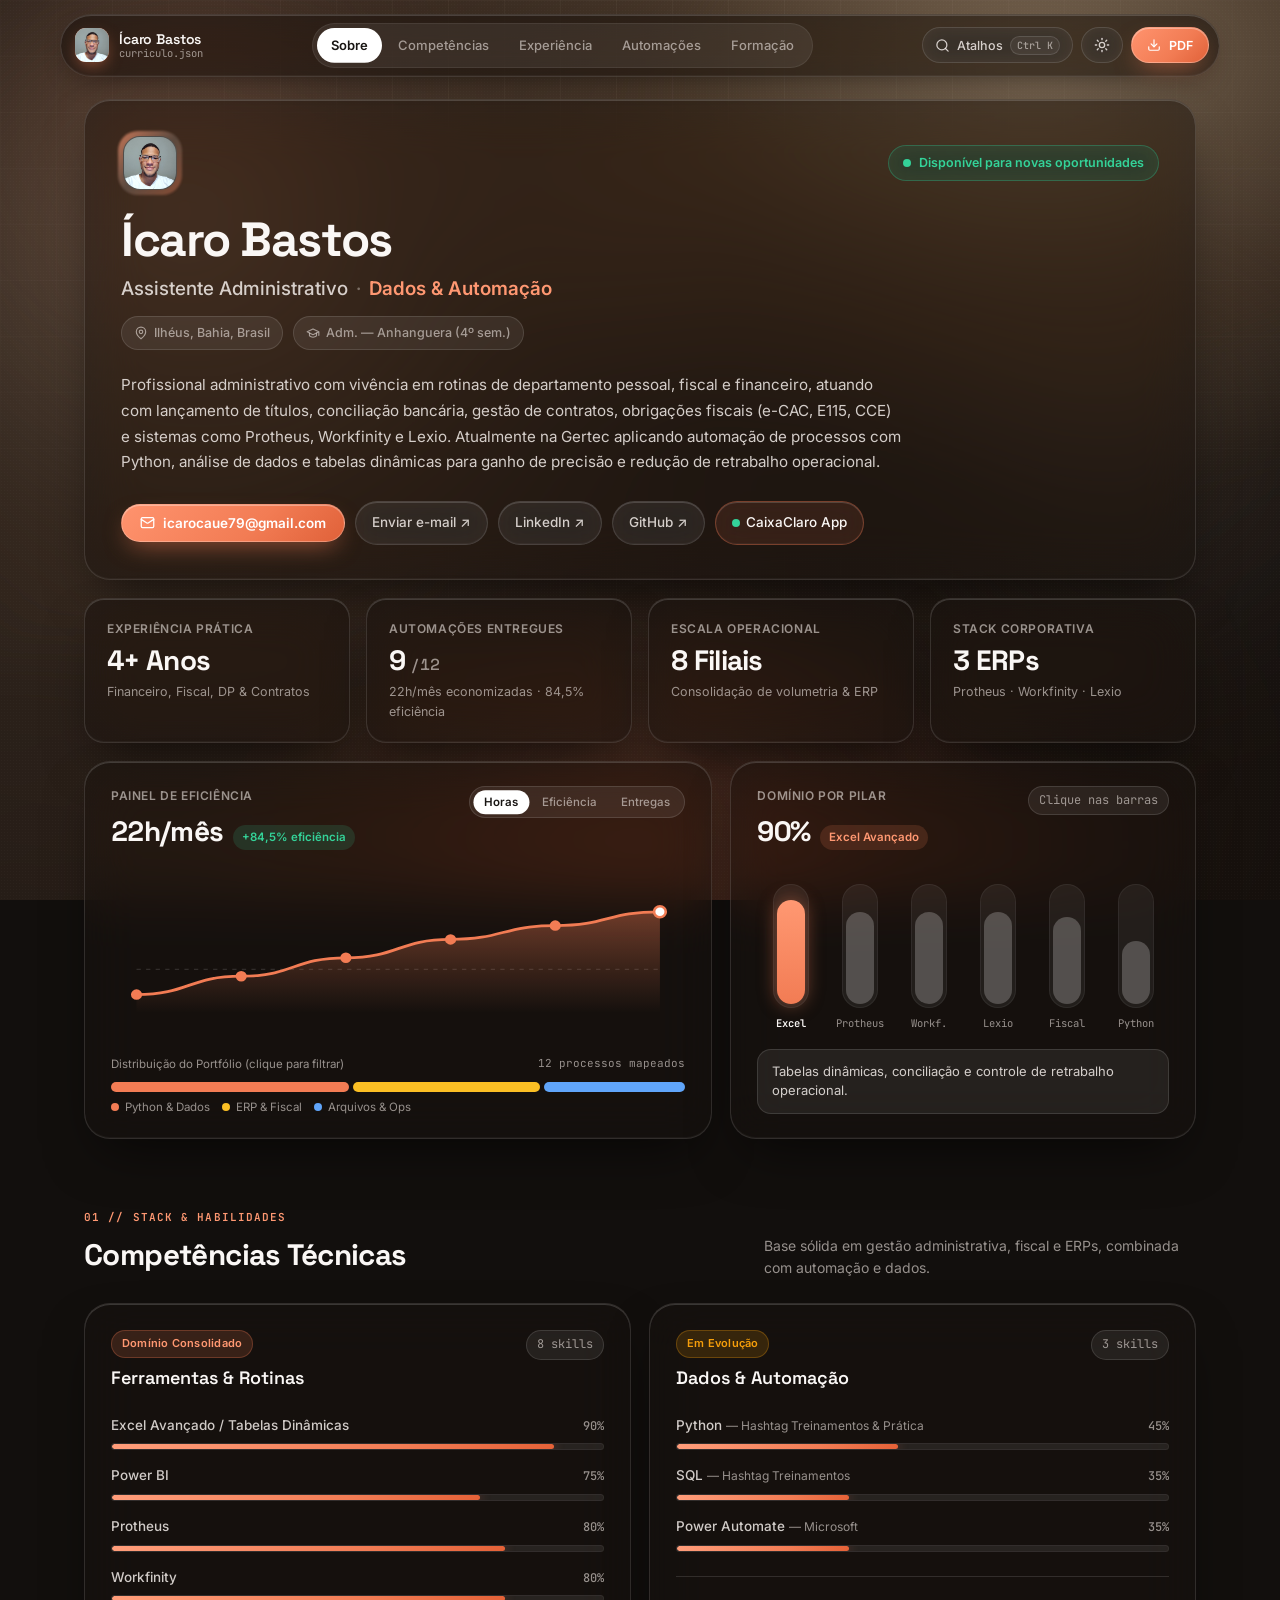
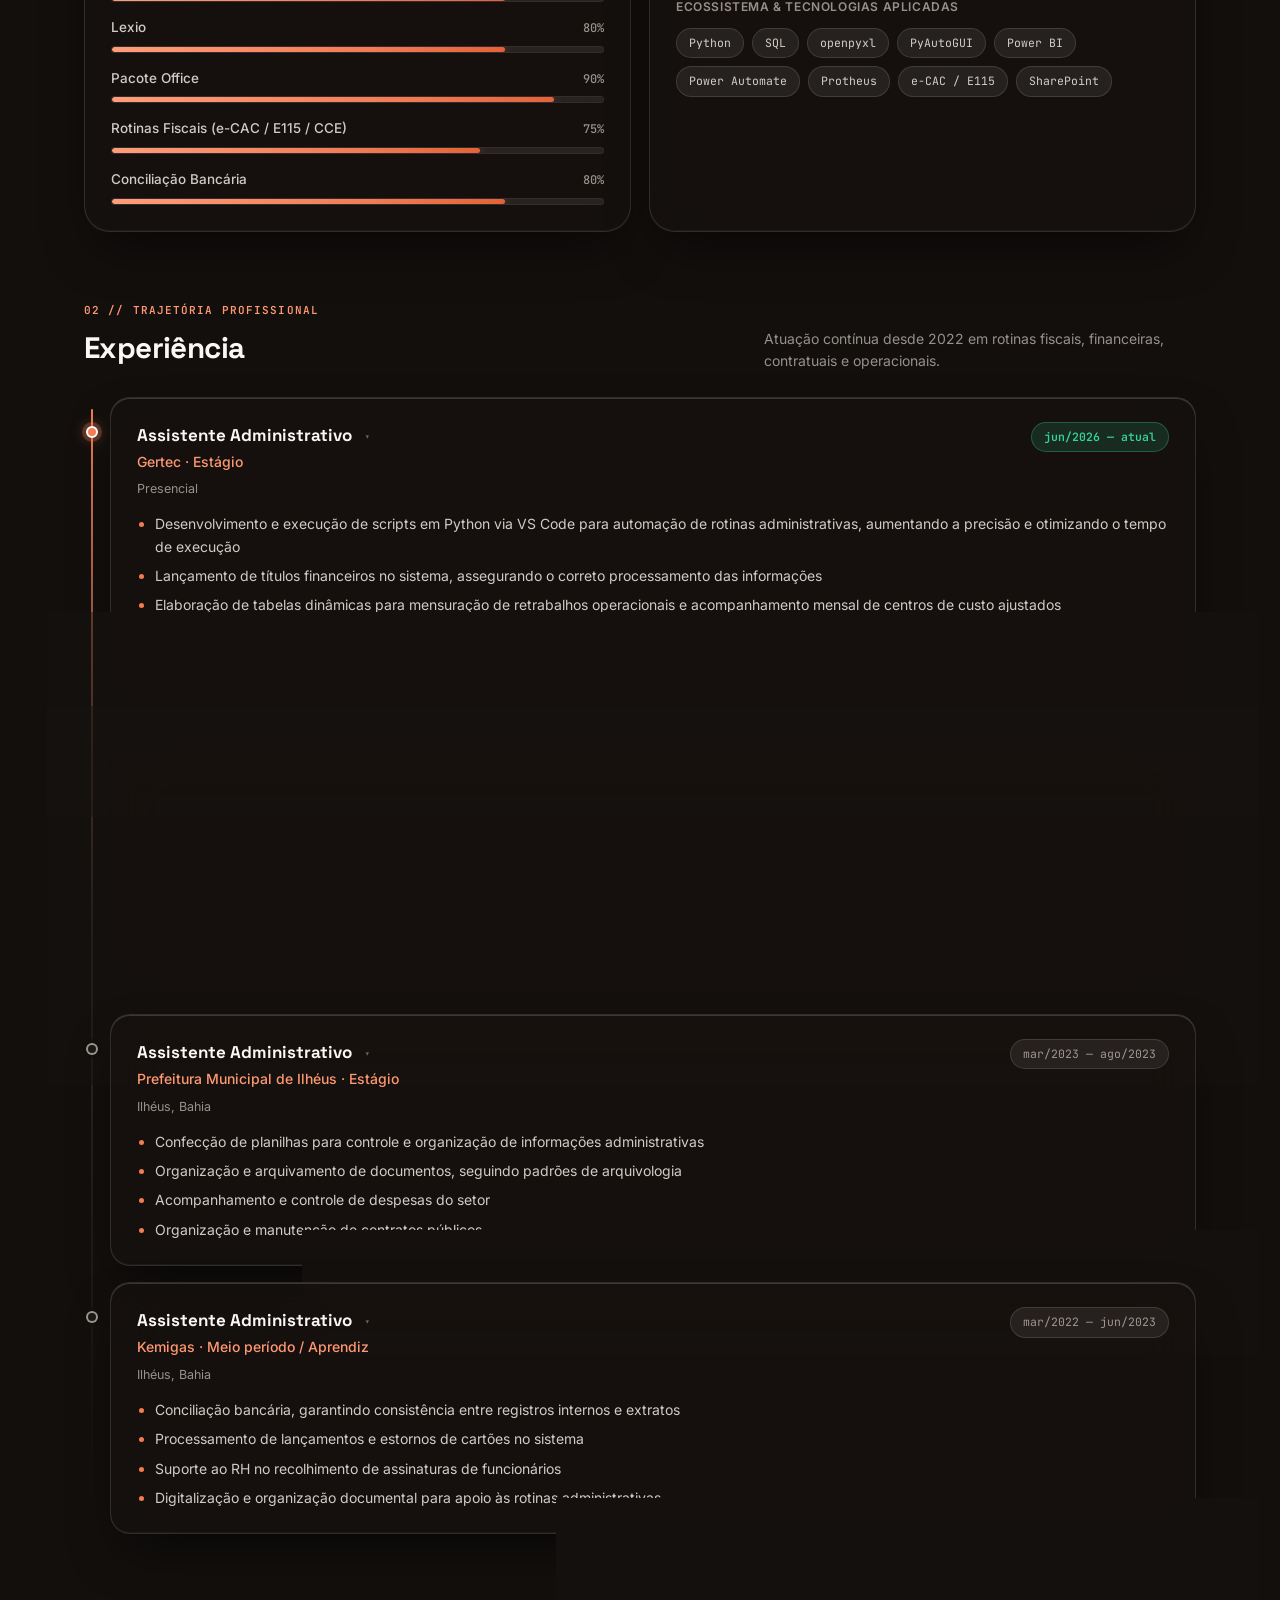
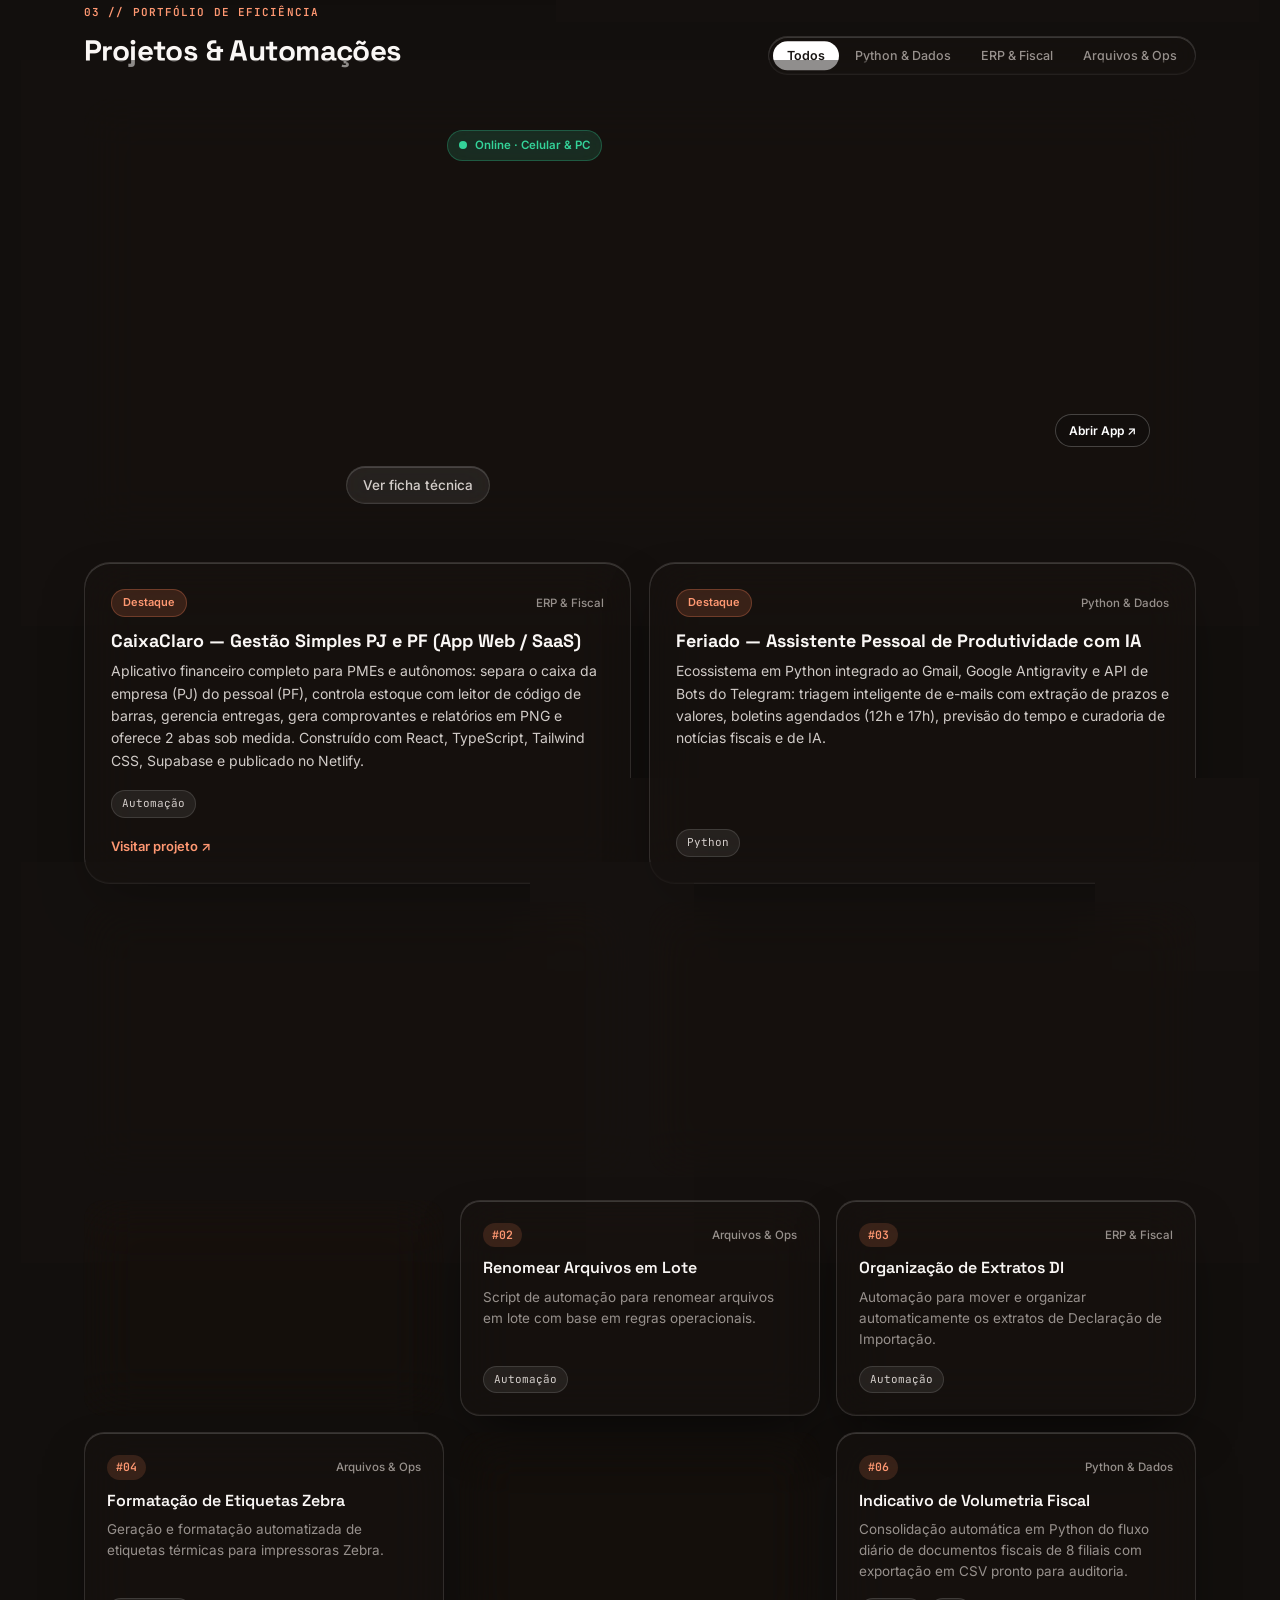
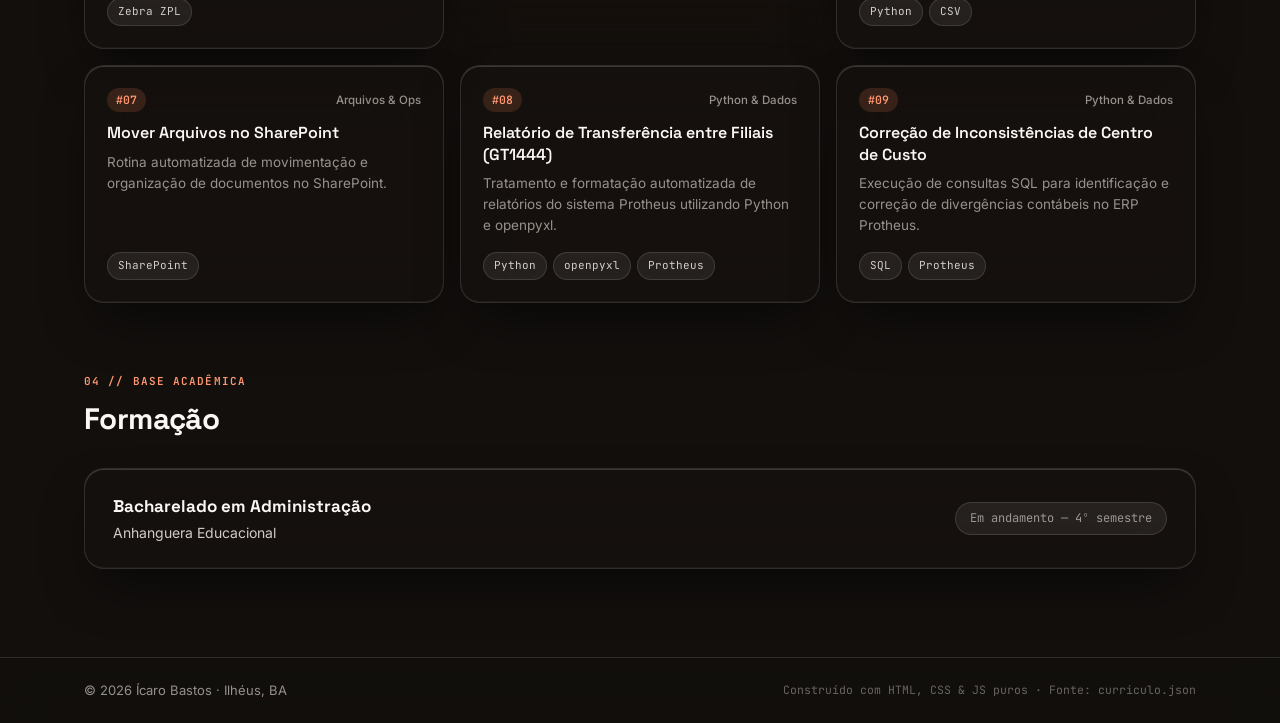
<file: index.html>
<!DOCTYPE html>
<html lang="pt-BR" data-theme="dark">
<head>
  <meta charset="UTF-8">
  <meta name="viewport" content="width=device-width, initial-scale=1.0">
  <meta name="description" content="Currículo Digital de Ícaro Bastos — Profissional Administrativo, Rotinas Fiscais, Financeiras, ERP Protheus, Python, SQL e Automação de Processos.">
  <meta name="theme-color" content="#120f0d">
  <meta property="og:type" content="website">
  <meta property="og:title" content="Ícaro Bastos — Currículo Digital">
  <meta property="og:description" content="Assistente Administrativo | Dados & Automação de Processos (Python, SQL, Power BI, Protheus).">
  <meta property="og:url" content="https://ibastts.github.io/icarobastos.github.io/">
  <meta property="og:image" content="https://ibastts.github.io/icarobastos.github.io/featured-curriculo.jpg">
  <meta name="twitter:card" content="summary_large_image">
  <title>Ícaro Bastos — Currículo Digital</title>

  <link rel="preconnect" href="https://fonts.googleapis.com">
  <link rel="preconnect" href="https://fonts.gstatic.com" crossorigin>
  <link href="https://fonts.googleapis.com/css2?family=Inter:wght@400;500;600;700&family=JetBrains+Mono:wght@400;500;600&family=Space+Grotesk:wght@500;600;700&display=swap" rel="stylesheet">

  <link rel="stylesheet" href="style.css">
</head>
<body>
  <!-- Ambient Glassmorphism Background -->
  <div class="bg-canvas" aria-hidden="true">
    <div class="bg-backdrop"></div>
    <div class="bg-grid"></div>
    <div class="bg-orb bg-orb-1"></div>
    <div class="bg-orb bg-orb-2"></div>
    <div class="bg-orb bg-orb-3"></div>
    <div class="bg-noise"></div>
  </div>

  <!-- Top Navigation -->
  <header class="navbar">
    <div class="navbar-inner">
      <a href="#topo" class="brand" aria-label="Início">
        <span class="brand-mark">
          <img src="profile.jpg" alt="Ícaro Bastos" class="avatar-img" onerror="this.style.display='none'">
          <span class="avatar-fallback">IB</span>
        </span>
        <span class="brand-text">
          <span class="brand-name">Ícaro Bastos</span>
          <span class="brand-sub">curriculo.json</span>
        </span>
      </a>

      <nav class="nav-links" aria-label="Navegação principal">
        <span class="pill-indicator" id="navPill" aria-hidden="true"></span>
        <a href="#sobre" class="nav-link active">Sobre</a>
        <a href="#competencias" class="nav-link">Competências</a>
        <a href="#experiencia" class="nav-link">Experiência</a>
        <a href="#projetos" class="nav-link">Automações</a>
        <a href="#formacao" class="nav-link">Formação</a>
      </nav>

      <div class="nav-actions">
        <button type="button" class="icon-btn cmd-trigger" id="cmdTrigger" title="Menu rápido (Ctrl+K)" aria-label="Abrir menu rápido">
          <svg width="15" height="15" viewBox="0 0 24 24" fill="none" stroke="currentColor" stroke-width="2" stroke-linecap="round" stroke-linejoin="round"><circle cx="11" cy="11" r="8"/><path d="m21 21-4.3-4.3"/></svg>
          <span class="cmd-label">Atalhos</span>
          <kbd>Ctrl K</kbd>
        </button>

        <button type="button" class="icon-btn" id="themeToggle" title="Alternar tema claro/escuro" aria-label="Alternar tema">
          <svg class="icon-sun" width="16" height="16" viewBox="0 0 24 24" fill="none" stroke="currentColor" stroke-width="2" stroke-linecap="round" stroke-linejoin="round"><circle cx="12" cy="12" r="4"/><path d="M12 2v2"/><path d="M12 20v2"/><path d="m4.93 4.93 1.41 1.41"/><path d="m17.66 17.66 1.41 1.41"/><path d="M2 12h2"/><path d="M20 12h2"/><path d="m6.34 17.66-1.41 1.41"/><path d="m19.07 4.93-1.41 1.41"/></svg>
          <svg class="icon-moon" width="16" height="16" viewBox="0 0 24 24" fill="none" stroke="currentColor" stroke-width="2" stroke-linecap="round" stroke-linejoin="round"><path d="M12 3a6 6 0 0 0 9 9 9 9 0 1 1-9-9Z"/></svg>
        </button>

        <button type="button" class="btn-primary btn-sm" id="printBtn">
          <svg width="14" height="14" viewBox="0 0 24 24" fill="none" stroke="currentColor" stroke-width="2" stroke-linecap="round" stroke-linejoin="round"><path d="M21 15v4a2 2 0 0 1-2 2H5a2 2 0 0 1-2-2v-4"/><polyline points="7 10 12 15 17 10"/><line x1="12" x2="12" y1="15" y2="3"/></svg>
          <span>PDF</span>
        </button>
      </div>
    </div>
  </header>

  <main class="container" id="topo">
    <!-- Hero Section -->
    <section class="hero reveal" id="sobre">
      <div class="hero-main spotlight-card">
        <div class="hero-top">
          <div class="avatar-wrap">
            <div class="avatar-ring"></div>
            <div class="avatar">
              <img src="profile.jpg" alt="Ícaro Bastos" class="avatar-img" onerror="this.style.display='none'">
              <span class="avatar-fallback">IB</span>
            </div>
          </div>
          <div class="status-badge">
            <span class="pulse-dot"></span>
            <span id="p-status">Disponível para novas oportunidades</span>
          </div>
        </div>

        <div class="hero-identity">
          <h1 class="hero-name" id="p-name">Ícaro Bastos</h1>
          <p class="hero-role">
            <span id="p-role">Profissional Administrativo</span>
            <span class="role-divider">·</span>
            <span class="role-highlight">Dados &amp; Automação</span>
          </p>
          <div class="hero-meta">
            <span class="meta-chip">
              <svg width="14" height="14" viewBox="0 0 24 24" fill="none" stroke="currentColor" stroke-width="2" stroke-linecap="round" stroke-linejoin="round"><path d="M20 10c0 6-8 12-8 12s-8-6-8-12a8 8 0 0 1 16 0Z"/><circle cx="12" cy="10" r="3"/></svg>
              <span id="p-location">Ilhéus, Bahia, Brasil</span>
            </span>
            <span class="meta-chip">
              <svg width="14" height="14" viewBox="0 0 24 24" fill="none" stroke="currentColor" stroke-width="2" stroke-linecap="round" stroke-linejoin="round"><path d="M22 10v6M2 10l10-5 10 5-10 5z"/><path d="M6 12v5c3 3 9 3 12 0v-5"/></svg>
              <span>Adm. — Anhanguera (4º sem.)</span>
            </span>
          </div>
        </div>

        <p class="hero-summary" id="p-summary"></p>

        <div class="hero-actions">
          <button type="button" class="btn-primary" id="copyEmailBtn">
            <svg width="15" height="15" viewBox="0 0 24 24" fill="none" stroke="currentColor" stroke-width="2" stroke-linecap="round" stroke-linejoin="round"><rect width="20" height="16" x="2" y="4" rx="2"/><path d="m22 7-8.97 5.7a1.94 1.94 0 0 1-2.06 0L2 7"/></svg>
            <span id="p-email-label">icarocaue79@gmail.com</span>
          </button>
          <a id="p-email" href="mailto:icarocaue79@gmail.com" class="btn-ghost" title="Abrir cliente de e-mail">
            Enviar e-mail ↗
          </a>
          <a id="p-linkedin" href="#" target="_blank" rel="noopener noreferrer" class="btn-ghost">
            LinkedIn ↗
          </a>
          <a id="p-github" href="#" target="_blank" rel="noopener noreferrer" class="btn-ghost">
            GitHub ↗
          </a>
          <a href="#caixaclaro-showcase" class="btn-ghost btn-flagship-pill">
            <span class="pulse-dot"></span>
            CaixaClaro App
          </a>
        </div>
      </div>

      <!-- KPI Bento Grid -->
      <div class="kpi-grid">
        <a href="#experiencia" class="kpi-card spotlight-card kpi-interactive">
          <div class="kpi-label">Experiência Prática</div>
          <div class="kpi-value" data-count="4" data-suffix="+ Anos">4+ Anos</div>
          <div class="kpi-foot">Financeiro, Fiscal, DP &amp; Contratos</div>
        </a>
        <a href="#projetos" class="kpi-card spotlight-card kpi-interactive">
          <div class="kpi-label">Automações Entregues</div>
          <div class="kpi-value"><span data-count="9">9</span> <span class="kpi-sub">/ 12</span></div>
          <div class="kpi-foot">22h/mês economizadas · 84,5% eficiência</div>
        </a>
        <a href="#projetos" class="kpi-card spotlight-card kpi-interactive" data-jump-filter="fiscal">
          <div class="kpi-label">Escala Operacional</div>
          <div class="kpi-value" data-count="8" data-suffix=" Filiais">8 Filiais</div>
          <div class="kpi-foot">Consolidação de volumetria &amp; ERP</div>
        </a>
        <a href="#competencias" class="kpi-card spotlight-card kpi-interactive">
          <div class="kpi-label">Stack Corporativa</div>
          <div class="kpi-value" data-count="3" data-suffix=" ERPs">3 ERPs</div>
          <div class="kpi-foot">Protheus · Workfinity · Lexio</div>
        </a>
      </div>

      <!-- Interactive Glass Analytics Row (Kerfa-inspired) -->
      <div class="dash-bento">
        <div class="dash-card spotlight-card">
          <div class="dash-head">
            <div>
              <div class="dash-eyebrow">Painel de Eficiência</div>
              <div class="dash-metric-row">
                <span class="dash-big-val" id="chartMainVal">22h/mês</span>
                <span class="dash-delta" id="chartDelta">+84,5% eficiência</span>
              </div>
            </div>
            <div class="segmented-control" id="chartMetricSwitch" role="tablist" aria-label="Métrica do gráfico">
              <span class="pill-indicator" id="chartPill" aria-hidden="true"></span>
              <button type="button" class="seg-btn active" data-metric="hours">Horas</button>
              <button type="button" class="seg-btn" data-metric="efficiency">Eficiência</button>
              <button type="button" class="seg-btn" data-metric="automations">Entregas</button>
            </div>
          </div>

          <div class="chart-wrap" id="splineChartWrap">
            <svg class="spline-svg" id="splineSvg" viewBox="0 0 540 165" preserveAspectRatio="none" aria-label="Gráfico interativo de evolução"></svg>
            <div class="chart-tooltip" id="chartTooltip" hidden>
              <div class="chart-tooltip-label" id="tooltipLabel"></div>
              <div class="chart-tooltip-val" id="tooltipVal"></div>
            </div>
          </div>

          <div class="seg-bar-wrap">
            <div class="seg-bar-head">
              <span>Distribuição do Portfólio (clique para filtrar)</span>
              <span class="seg-bar-hint" id="segBarHint">12 processos mapeados</span>
            </div>
            <div class="seg-bar" id="portfolioSegBar">
              <button type="button" class="seg-fill seg-coral" style="width: 42%" data-filter-jump="python" title="Python & Dados"></button>
              <button type="button" class="seg-fill seg-amber" style="width: 33%" data-filter-jump="fiscal" title="ERP & Fiscal"></button>
              <button type="button" class="seg-fill seg-blue" style="width: 25%" data-filter-jump="arquivos" title="Arquivos & Ops"></button>
            </div>
            <div class="seg-legend">
              <button type="button" class="legend-item" data-filter-jump="python"><span class="dot dot-coral"></span>Python &amp; Dados</button>
              <button type="button" class="legend-item" data-filter-jump="fiscal"><span class="dot dot-amber"></span>ERP &amp; Fiscal</button>
              <button type="button" class="legend-item" data-filter-jump="arquivos"><span class="dot dot-blue"></span>Arquivos &amp; Ops</button>
            </div>
          </div>
        </div>

        <div class="dash-card spotlight-card">
          <div class="dash-head">
            <div>
              <div class="dash-eyebrow">Domínio por Pilar</div>
              <div class="dash-metric-row">
                <span class="dash-big-val" id="pillarActiveVal">90%</span>
                <span class="dash-delta dash-delta-neutral" id="pillarActiveName">Excel Avançado</span>
              </div>
            </div>
            <span class="mono-count">Clique nas barras</span>
          </div>

          <div class="pillar-bars" id="pillarBars" role="list" aria-label="Pilares técnicos"></div>

          <div class="pillar-detail" id="pillarDetail">
            Tabelas dinâmicas, conciliação e controle de retrabalho operacional.
          </div>
        </div>
      </div>
    </section>

    <!-- Skills Section -->
    <section class="section reveal" id="competencias">
      <div class="section-head">
        <div>
          <span class="section-eyebrow">01 // STACK &amp; HABILIDADES</span>
          <h2 class="section-title">Competências Técnicas</h2>
        </div>
        <p class="section-desc">Base sólida em gestão administrativa, fiscal e ERPs, combinada com automação e dados.</p>
      </div>

      <div class="skills-layout">
        <div class="surface-card spotlight-card">
          <div class="card-header">
            <div class="card-title-group">
              <span class="card-badge badge-cyan">Domínio Consolidado</span>
              <h3>Ferramentas &amp; Rotinas</h3>
            </div>
            <span class="mono-count" id="masteredCount">0 skills</span>
          </div>
          <div id="skills-mastered" class="skill-list"></div>
        </div>

        <div class="surface-card spotlight-card">
          <div class="card-header">
            <div class="card-title-group">
              <span class="card-badge badge-violet">Em Evolução</span>
              <h3>Dados &amp; Automação</h3>
            </div>
            <span class="mono-count" id="learningCount">0 skills</span>
          </div>
          <div id="skills-learning" class="skill-list"></div>

          <div class="stack-pills-box">
            <div class="stack-pills-title">Ecossistema &amp; Tecnologias Aplicadas</div>
            <div class="stack-pills">
              <span class="tech-pill">Python</span>
              <span class="tech-pill">SQL</span>
              <span class="tech-pill">openpyxl</span>
              <span class="tech-pill">PyAutoGUI</span>
              <span class="tech-pill">Power BI</span>
              <span class="tech-pill">Power Automate</span>
              <span class="tech-pill">Protheus</span>
              <span class="tech-pill">e-CAC / E115</span>
              <span class="tech-pill">SharePoint</span>
            </div>
          </div>
        </div>
      </div>
    </section>

    <!-- Experience Section -->
    <section class="section reveal" id="experiencia">
      <div class="section-head">
        <div>
          <span class="section-eyebrow">02 // TRAJETÓRIA PROFISSIONAL</span>
          <h2 class="section-title">Experiência</h2>
        </div>
        <p class="section-desc">Atuação contínua desde 2022 em rotinas fiscais, financeiras, contratuais e operacionais.</p>
      </div>

      <div id="experience-log" class="timeline"></div>
    </section>

    <!-- Projects & Automations Section -->
    <section class="section reveal" id="projetos">
      <div class="section-head section-head-wrap">
        <div>
          <span class="section-eyebrow">03 // PORTFÓLIO DE EFICIÊNCIA</span>
          <h2 class="section-title">Projetos &amp; Automações</h2>
        </div>
        <div class="filter-bar" role="tablist" aria-label="Filtrar projetos">
          <span class="pill-indicator" id="filterPill" aria-hidden="true"></span>
          <button type="button" class="filter-btn active" data-filter="all">Todos</button>
          <button type="button" class="filter-btn" data-filter="python">Python &amp; Dados</button>
          <button type="button" class="filter-btn" data-filter="fiscal">ERP &amp; Fiscal</button>
          <button type="button" class="filter-btn" data-filter="arquivos">Arquivos &amp; Ops</button>
        </div>
      </div>

      <!-- Flagship Product Marketing Showcase: CaixaClaro -->
      <article class="caixaclaro-flagship spotlight-card" id="caixaclaro-showcase">
        <div class="flagship-grid">
          <div class="flagship-content">
            <div class="flagship-badge-row">
              <span class="flagship-eyebrow">★ PRODUTO EM PRODUÇÃO · SAAS PARA PMEs</span>
              <span class="status-badge flagship-live">
                <span class="pulse-dot"></span>
                Online · Celular &amp; PC
              </span>
            </div>

            <h3 class="flagship-title">CaixaClaro — Gestão Simples PJ e PF</h3>
            <p class="flagship-lead">Ainda mistura o dinheiro da loja com o seu?</p>
            <p class="flagship-pitch">
              O <strong>CaixaClaro</strong> organiza seu fluxo de caixa separando <strong>PJ vs PF</strong>, controla estoque com <strong>leitor de código de barras</strong>, acompanha entregas, gera <strong>comprovantes e relatórios em PNG</strong> e ainda inclui <strong>2 abas sob medida</strong> para o seu negócio — direto no celular ou PC.
            </p>

            <div class="flagship-features">
              <span class="tech-pill">Separação PJ vs PF</span>
              <span class="tech-pill">Código de Barras</span>
              <span class="tech-pill">Estoque &amp; Entregas</span>
              <span class="tech-pill">Comprovantes PNG</span>
              <span class="tech-pill">2 Abas Sob Medida</span>
              <span class="tech-pill">React · TypeScript · Supabase</span>
            </div>

            <div class="flagship-actions">
              <a href="https://meunegocio-facil.netlify.app" target="_blank" rel="noopener noreferrer" class="btn-primary">
                Testar CaixaClaro ao vivo ↗
              </a>
              <button type="button" class="btn-ghost" id="caixaclaroDetailsBtn">
                Ver ficha técnica
              </button>
            </div>
          </div>

          <a href="https://meunegocio-facil.netlify.app" target="_blank" rel="noopener noreferrer" class="flagship-preview-wrap" aria-label="Abrir aplicativo CaixaClaro ao vivo">
            <img src="caixaclaro-preview.jpg" alt="Prévia do aplicativo CaixaClaro - Gestão Simples PJ e PF" class="flagship-preview-img">
            <span class="flagship-preview-badge">Abrir App ↗</span>
          </a>
        </div>
      </article>

      <div id="featured-projects" class="featured-grid"></div>
      <div id="projects-list" class="project-grid"></div>
    </section>

    <!-- Education Section -->
    <section class="section reveal" id="formacao">
      <div class="section-head">
        <div>
          <span class="section-eyebrow">04 // BASE ACADÊMICA</span>
          <h2 class="section-title">Formação</h2>
        </div>
      </div>
      <div id="education-list" class="edu-grid"></div>
    </section>
  </main>

  <footer class="footer">
    <div class="footer-inner">
      <span>© <span id="footerYear">2026</span> Ícaro Bastos · Ilhéus, BA</span>
      <span class="footer-mono">Construído com HTML, CSS &amp; JS puros · Fonte: curriculo.json</span>
    </div>
  </footer>

  <!-- Command Palette Modal -->
  <div class="cmd-backdrop" id="cmdBackdrop" hidden>
    <div class="cmd-modal" role="dialog" aria-modal="true" aria-labelledby="cmdInput">
      <div class="cmd-input-wrap">
        <svg width="16" height="16" viewBox="0 0 24 24" fill="none" stroke="currentColor" stroke-width="2" stroke-linecap="round" stroke-linejoin="round"><circle cx="11" cy="11" r="8"/><path d="m21 21-4.3-4.3"/></svg>
        <input type="text" id="cmdInput" placeholder="Ir para seção, copiar e-mail, alternar tema..." autocomplete="off">
        <button type="button" class="cmd-esc" id="cmdClose">ESC</button>
      </div>
      <div class="cmd-list" id="cmdList"></div>
    </div>
  </div>

  <!-- Project Quick-View Modal -->
  <div class="cmd-backdrop project-modal-backdrop" id="projectModalBackdrop" hidden>
    <div class="project-modal" role="dialog" aria-modal="true" aria-labelledby="pmTitle">
      <div class="pm-top">
        <div class="pm-badges">
          <span class="project-num" id="pmNum">#01</span>
          <span class="project-cat" id="pmCat">Python &amp; Dados</span>
        </div>
        <button type="button" class="cmd-esc" id="pmClose" aria-label="Fechar detalhes">ESC</button>
      </div>
      <h3 class="pm-title" id="pmTitle"></h3>
      <p class="pm-desc" id="pmDesc"></p>
      <div class="project-tags" id="pmTags"></div>
      <div class="pm-footer">
        <div class="pm-nav">
          <button type="button" class="btn-ghost btn-sm" id="pmPrev">← Anterior</button>
          <button type="button" class="btn-ghost btn-sm" id="pmNext">Próximo →</button>
        </div>
        <a class="btn-primary btn-sm" id="pmLink" href="#" target="_blank" rel="noopener noreferrer" hidden>Visitar projeto ↗</a>
      </div>
    </div>
  </div>

  <!-- Toast Notification -->
  <div class="toast" id="toast" role="status" aria-live="polite"></div>

  <script src="script.js" defer></script>
</body>
</html>
</file>
<file: style.css>
:root {
  --font-display: 'Space Grotesk', system-ui, -apple-system, sans-serif;
  --font-body: 'Inter', system-ui, -apple-system, sans-serif;
  --font-mono: 'JetBrains Mono', ui-monospace, monospace;

  --radius-xl: 26px;
  --radius-lg: 20px;
  --radius-md: 14px;
  --radius-sm: 10px;
  --radius-pill: 9999px;
  --transition: 240ms cubic-bezier(0.22, 1, 0.36, 1);
}

/* ==========================================================================
   THEME: KERFA GLASSMORPHISM ("VIDRO")
   ========================================================================== */
[data-theme="dark"] {
  --bg: #120f0d;
  --bg-elevated: rgba(34, 29, 26, 0.72);
  --surface: rgba(24, 20, 18, 0.48);
  --surface-solid: rgba(28, 24, 22, 0.92);
  --surface-hover: rgba(36, 30, 27, 0.62);
  --surface-pill: rgba(255, 255, 255, 0.07);

  --border: rgba(255, 255, 255, 0.12);
  --border-highlight: rgba(255, 255, 255, 0.22);
  --border-strong: rgba(242, 124, 84, 0.45);
  --glass-rim: inset 0 1px 0 rgba(255, 255, 255, 0.16), inset 0 -1px 0 rgba(255, 255, 255, 0.04);

  --text: #faf7f5;
  --text-secondary: rgba(245, 240, 236, 0.84);
  --text-muted: rgba(226, 218, 212, 0.64);
  --text-faint: rgba(210, 200, 192, 0.46);

  /* Coral / Apricot-Peach primary accent */
  --accent: #f27c54;
  --accent-light: #ff9872;
  --accent-2: #fbbf24;
  --accent-bg: rgba(242, 124, 84, 0.16);

  /* Status & Secondary Accents */
  --emerald: #34d399;
  --emerald-bg: rgba(52, 211, 153, 0.14);
  --cyan: #60a5fa;
  --cyan-bg: rgba(96, 165, 250, 0.14);
  --violet: #f59e0b;
  --violet-bg: rgba(245, 158, 11, 0.15);

  /* High-Contrast Active Pill (White pill + dark text) */
  --active-pill-bg: #ffffff;
  --active-pill-text: #181513;

  --spotlight: rgba(255, 214, 196, 0.12);
  --shadow: 0 24px 54px -18px rgba(0, 0, 0, 0.62);
  --shadow-sm: 0 10px 26px -10px rgba(0, 0, 0, 0.45);
  --nav-bg: rgba(22, 18, 16, 0.56);
  --grid-color: rgba(255, 245, 235, 0.035);
}

[data-theme="light"] {
  --bg: #efe9e2;
  --bg-elevated: rgba(255, 255, 255, 0.78);
  --surface: rgba(255, 252, 249, 0.56);
  --surface-solid: rgba(255, 253, 250, 0.94);
  --surface-hover: rgba(255, 255, 255, 0.78);
  --surface-pill: rgba(24, 20, 18, 0.06);

  --border: rgba(40, 32, 26, 0.11);
  --border-highlight: rgba(255, 255, 255, 0.85);
  --border-strong: rgba(232, 102, 61, 0.42);
  --glass-rim: inset 0 1px 0 rgba(255, 255, 255, 0.85), inset 0 -1px 0 rgba(40, 32, 26, 0.05);

  --text: #1c1816;
  --text-secondary: #3f3834;
  --text-muted: #665c56;
  --text-faint: #8c8078;

  --accent: #e56338;
  --accent-light: #f27c54;
  --accent-2: #d97706;
  --accent-bg: rgba(229, 99, 56, 0.12);

  --emerald: #059669;
  --emerald-bg: rgba(5, 150, 105, 0.11);
  --cyan: #2563eb;
  --cyan-bg: rgba(37, 99, 235, 0.1);
  --violet: #d97706;
  --violet-bg: rgba(217, 119, 6, 0.11);

  --active-pill-bg: #1c1816;
  --active-pill-text: #ffffff;

  --spotlight: rgba(242, 124, 84, 0.1);
  --shadow: 0 20px 44px -18px rgba(45, 32, 22, 0.16);
  --shadow-sm: 0 8px 20px -8px rgba(45, 32, 22, 0.1);
  --nav-bg: rgba(255, 252, 248, 0.65);
  --grid-color: rgba(40, 32, 26, 0.04);
}

[hidden] {
  display: none !important;
}

*, *::before, *::after {
  box-sizing: border-box;
}

html {
  scroll-behavior: smooth;
  scroll-padding-top: 96px;
}

body {
  margin: 0;
  padding: 0;
  min-height: 100vh;
  background-color: var(--bg);
  color: var(--text);
  font-family: var(--font-body);
  line-height: 1.6;
  -webkit-font-smoothing: antialiased;
  overflow-x: hidden;
  transition: background-color 280ms ease, color 280ms ease;
}

/* ==========================================================================
   WARM SUNLIT ARCHITECTURAL BACKDROP (FOR GLASS REFRACTION)
   ========================================================================== */
.bg-canvas {
  position: fixed;
  inset: 0;
  z-index: -1;
  pointer-events: none;
  overflow: hidden;
}

.bg-backdrop {
  position: absolute;
  inset: -4%;
  background:
    /* Warm sunlit French-window glow from top-right */
    radial-gradient(ellipse 68% 58% at 78% 12%, rgba(255, 224, 186, 0.36) 0%, rgba(214, 168, 126, 0.14) 42%, transparent 72%),
    /* Soft arched interior daylight on left */
    radial-gradient(ellipse 52% 64% at 18% 28%, rgba(226, 198, 170, 0.24) 0%, rgba(154, 122, 98, 0.1) 48%, transparent 76%),
    /* Warm coral/amber ambient bounce near bottom-center */
    radial-gradient(ellipse 65% 50% at 52% 92%, rgba(242, 124, 84, 0.18) 0%, rgba(120, 74, 52, 0.08) 52%, transparent 80%),
    /* Deep espresso/taupe base gradient */
    linear-gradient(145deg, #1b1613 0%, #2a211b 38%, #161210 72%, #0e0c0a 100%);
  filter: blur(18px) saturate(118%);
  transform: scale(1.04);
}

[data-theme="light"] .bg-backdrop {
  background:
    radial-gradient(ellipse 68% 58% at 78% 12%, rgba(255, 240, 214, 0.85) 0%, rgba(244, 213, 178, 0.45) 45%, transparent 75%),
    radial-gradient(ellipse 52% 64% at 18% 28%, rgba(255, 250, 242, 0.78) 0%, rgba(226, 206, 184, 0.35) 50%, transparent 78%),
    radial-gradient(ellipse 65% 50% at 52% 92%, rgba(242, 124, 84, 0.16) 0%, transparent 75%),
    linear-gradient(145deg, #f3ece4 0%, #e7ddd1 45%, #ede5dc 100%);
}

.bg-grid {
  position: absolute;
  inset: 0;
  background-image:
    linear-gradient(to right, var(--grid-color) 1px, transparent 1px),
    linear-gradient(to bottom, var(--grid-color) 1px, transparent 1px);
  background-size: 56px 56px;
  mask-image: radial-gradient(ellipse 80% 60% at 50% 20%, #000 30%, transparent 100%);
}

.bg-orb {
  position: absolute;
  border-radius: 9999px;
  filter: blur(95px);
  opacity: 0.55;
  animation: floatOrb 18s ease-in-out infinite alternate;
}

.bg-orb-1 {
  width: 560px;
  height: 560px;
  top: -160px;
  left: -100px;
  background: radial-gradient(circle, rgba(242, 124, 84, 0.28), transparent 70%);
}

.bg-orb-2 {
  width: 520px;
  height: 520px;
  top: 180px;
  right: -120px;
  background: radial-gradient(circle, rgba(255, 212, 163, 0.24), transparent 70%);
  animation-delay: -6s;
}

.bg-orb-3 {
  width: 440px;
  height: 440px;
  bottom: -140px;
  left: 32%;
  background: radial-gradient(circle, rgba(217, 152, 108, 0.2), transparent 70%);
  animation-delay: -11s;
}

[data-theme="light"] .bg-orb {
  opacity: 0.4;
}

.bg-noise {
  position: absolute;
  inset: 0;
  opacity: 0.03;
  background-image: radial-gradient(rgba(255, 255, 255, 0.7) 0.5px, transparent 0.5px);
  background-size: 3px 3px;
}

@keyframes floatOrb {
  0% { transform: translate3d(0, 0, 0) scale(1); }
  100% { transform: translate3d(28px, 20px, 0) scale(1.07); }
}

/* ==========================================================================
   FLOATING GLASS CAPSULE NAVBAR
   ========================================================================== */
.navbar {
  position: sticky;
  top: 14px;
  z-index: 40;
  padding: 0 20px;
  pointer-events: none;
}

.navbar-inner {
  pointer-events: auto;
  max-width: 1160px;
  margin: 0 auto;
  padding: 8px 10px 8px 14px;
  border-radius: var(--radius-pill);
  background: var(--nav-bg);
  backdrop-filter: blur(28px) saturate(175%);
  -webkit-backdrop-filter: blur(28px) saturate(175%);
  border: 1px solid var(--border);
  box-shadow: var(--glass-rim), var(--shadow-sm);
  display: flex;
  align-items: center;
  justify-content: space-between;
  gap: 14px;
}

.brand {
  display: inline-flex;
  align-items: center;
  gap: 10px;
  text-decoration: none;
  color: var(--text);
  flex-shrink: 0;
}

.brand-mark {
  width: 34px;
  height: 34px;
  border-radius: 11px;
  display: grid;
  place-items: center;
  font-family: var(--font-display);
  font-weight: 700;
  font-size: 13px;
  letter-spacing: -0.02em;
  color: #ffffff;
  background: linear-gradient(135deg, #ff9671 0%, #f27c54 55%, #de5d35 100%);
  box-shadow: 0 6px 16px -4px rgba(242, 124, 84, 0.55), inset 0 1px 0 rgba(255, 255, 255, 0.35);
}

.brand-text {
  display: flex;
  flex-direction: column;
  line-height: 1.15;
}

.brand-name {
  font-family: var(--font-display);
  font-weight: 600;
  font-size: 14px;
  letter-spacing: -0.01em;
}

.brand-sub {
  font-family: var(--font-mono);
  font-size: 10.5px;
  color: var(--text-muted);
}

/* Pill Navigation Capsule + Stretchy Droplet Indicator */
.nav-links {
  position: relative;
  display: inline-flex;
  align-items: center;
  gap: 2px;
  padding: 4px;
  border-radius: var(--radius-pill);
  background: var(--surface-pill);
  border: 1px solid rgba(255, 255, 255, 0.07);
}

.pill-indicator {
  position: absolute;
  inset: 0;
  border-radius: var(--radius-pill);
  background: var(--active-pill-bg);
  box-shadow: 0 4px 14px -2px rgba(0, 0, 0, 0.28);
  pointer-events: none;
  z-index: 0;
  opacity: 0;
  transition: opacity 180ms ease;
}

.pill-indicator.ready {
  opacity: 1;
}

.nav-link {
  position: relative;
  z-index: 1;
  text-decoration: none;
  color: var(--text-muted);
  font-size: 13px;
  font-weight: 500;
  padding: 7px 14px;
  border-radius: var(--radius-pill);
  transition: color 200ms ease;
  white-space: nowrap;
}

.nav-link:hover {
  color: var(--text);
}

.nav-link.active {
  color: var(--active-pill-text);
  font-weight: 600;
}

.nav-actions {
  display: inline-flex;
  align-items: center;
  gap: 8px;
  flex-shrink: 0;
}

/* ==========================================================================
   GLASS BUTTONS & CONTROLS
   ========================================================================== */
.icon-btn {
  height: 36px;
  padding: 0 12px;
  border-radius: var(--radius-pill);
  border: 1px solid var(--border);
  background: var(--surface-pill);
  color: var(--text-secondary);
  font-family: var(--font-body);
  font-size: 12.5px;
  font-weight: 500;
  display: inline-flex;
  align-items: center;
  gap: 7px;
  cursor: pointer;
  backdrop-filter: blur(12px);
  transition: border-color var(--transition), background var(--transition), color var(--transition), transform var(--transition);
}

.icon-btn:hover {
  border-color: var(--border-highlight);
  background: rgba(255, 255, 255, 0.12);
  color: var(--text);
  transform: translateY(-1px);
}

[data-theme="light"] .icon-btn:hover {
  background: rgba(255, 255, 255, 0.85);
}

.cmd-trigger kbd {
  font-family: var(--font-mono);
  font-size: 10px;
  padding: 2px 6px;
  border-radius: var(--radius-pill);
  border: 1px solid var(--border);
  background: rgba(255, 255, 255, 0.06);
  color: var(--text-muted);
}

[data-theme="dark"] .icon-sun { display: block; }
[data-theme="dark"] .icon-moon { display: none; }
[data-theme="light"] .icon-sun { display: none; }
[data-theme="light"] .icon-moon { display: block; }

.btn-primary {
  display: inline-flex;
  align-items: center;
  justify-content: center;
  gap: 8px;
  padding: 10px 18px;
  border-radius: var(--radius-pill);
  border: 1px solid rgba(255, 255, 255, 0.24);
  background: linear-gradient(135deg, #ff936e 0%, #f27c54 60%, #e06139 100%);
  color: #ffffff;
  font-family: var(--font-body);
  font-size: 13.5px;
  font-weight: 600;
  text-decoration: none;
  cursor: pointer;
  box-shadow: 0 10px 24px -8px rgba(242, 124, 84, 0.58), inset 0 1px 0 rgba(255, 255, 255, 0.32);
  transition: transform var(--transition), box-shadow var(--transition), filter var(--transition);
}

.btn-primary:hover {
  transform: translateY(-1.5px);
  filter: brightness(1.06);
  box-shadow: 0 14px 28px -8px rgba(242, 124, 84, 0.68), inset 0 1px 0 rgba(255, 255, 255, 0.4);
}

.btn-sm {
  height: 36px;
  padding: 0 15px;
  font-size: 12.5px;
}

.btn-ghost {
  display: inline-flex;
  align-items: center;
  justify-content: center;
  gap: 6px;
  padding: 10px 16px;
  border-radius: var(--radius-pill);
  border: 1px solid var(--border);
  background: var(--surface-pill);
  color: var(--text-secondary);
  font-family: var(--font-body);
  font-size: 13.5px;
  font-weight: 500;
  text-decoration: none;
  cursor: pointer;
  backdrop-filter: blur(14px);
  box-shadow: var(--glass-rim);
  transition: border-color var(--transition), background var(--transition), color var(--transition), transform var(--transition);
}

.btn-ghost:hover {
  border-color: var(--border-highlight);
  background: rgba(255, 255, 255, 0.12);
  color: var(--text);
  transform: translateY(-1px);
}

[data-theme="light"] .btn-ghost:hover {
  background: rgba(255, 255, 255, 0.88);
}

/* ==========================================================================
   LAYOUT & FROSTED GLASS SURFACE CARDS
   ========================================================================== */
.container {
  max-width: 1160px;
  margin: 0 auto;
  padding: 36px 24px 88px;
  display: flex;
  flex-direction: column;
  gap: 64px;
}

.spotlight-card {
  position: relative;
  overflow: hidden;
  background: var(--surface);
  backdrop-filter: blur(26px) saturate(165%);
  -webkit-backdrop-filter: blur(26px) saturate(165%);
  border: 1px solid var(--border);
  border-radius: var(--radius-xl);
  box-shadow: var(--glass-rim), var(--shadow);
  transition: border-color var(--transition), transform var(--transition), box-shadow var(--transition), background var(--transition);
}

.spotlight-card::before {
  content: "";
  position: absolute;
  inset: 0;
  border-radius: inherit;
  pointer-events: none;
  background: radial-gradient(
    480px circle at var(--mx, 50%) var(--my, 0%),
    var(--spotlight),
    transparent 65%
  );
  opacity: 0;
  transition: opacity 280ms ease;
}

.spotlight-card:hover::before {
  opacity: 1;
}

.spotlight-card:hover {
  border-color: var(--border-highlight);
}

/* ==========================================================================
   HERO & KPI BENTO GRID
   ========================================================================== */
.hero {
  display: flex;
  flex-direction: column;
  gap: 18px;
}

.hero-main {
  padding: 34px 36px;
  display: flex;
  flex-direction: column;
  gap: 22px;
}

.hero-top {
  display: flex;
  align-items: center;
  justify-content: space-between;
  flex-wrap: wrap;
  gap: 14px;
}

.avatar-wrap {
  position: relative;
  width: 58px;
  height: 58px;
  display: grid;
  place-items: center;
}

.avatar-ring {
  position: absolute;
  inset: -3px;
  border-radius: 20px;
  background: linear-gradient(135deg, rgba(255, 152, 114, 0.7), rgba(255, 255, 255, 0.15), rgba(242, 124, 84, 0.4));
  filter: blur(1px);
  z-index: 0;
}

.avatar {
  position: relative;
  z-index: 1;
  width: 54px;
  height: 54px;
  border-radius: 17px;
  display: grid;
  place-items: center;
  font-family: var(--font-display);
  font-weight: 700;
  font-size: 20px;
  color: #ffffff;
  background: linear-gradient(145deg, #2b231e 0%, #1a1512 100%);
  border: 1px solid rgba(255, 255, 255, 0.22);
  box-shadow: inset 0 1px 0 rgba(255, 255, 255, 0.25);
}

[data-theme="light"] .avatar {
  background: linear-gradient(145deg, #f27c54 0%, #de5d35 100%);
}

.status-badge {
  display: inline-flex;
  align-items: center;
  gap: 8px;
  padding: 7px 14px;
  border-radius: var(--radius-pill);
  background: var(--emerald-bg);
  border: 1px solid rgba(52, 211, 153, 0.28);
  color: var(--emerald);
  font-size: 12.5px;
  font-weight: 600;
  backdrop-filter: blur(12px);
}

.pulse-dot {
  width: 8px;
  height: 8px;
  border-radius: 50%;
  background: var(--emerald);
  box-shadow: 0 0 0 0 rgba(52, 211, 153, 0.7);
  animation: pulseDot 2.2s infinite;
}

@keyframes pulseDot {
  0% { box-shadow: 0 0 0 0 rgba(52, 211, 153, 0.65); }
  70% { box-shadow: 0 0 0 8px rgba(52, 211, 153, 0); }
  100% { box-shadow: 0 0 0 0 rgba(52, 211, 153, 0); }
}

.hero-identity {
  display: flex;
  flex-direction: column;
  gap: 8px;
}

.hero-name {
  margin: 0;
  font-family: var(--font-display);
  font-size: clamp(2rem, 4.2vw, 3rem);
  font-weight: 700;
  letter-spacing: -0.03em;
  line-height: 1.08;
  color: var(--text);
}

.hero-role {
  margin: 0;
  font-size: clamp(1rem, 1.8vw, 1.18rem);
  color: var(--text-secondary);
  font-weight: 500;
  display: flex;
  flex-wrap: wrap;
  align-items: center;
  gap: 8px;
}

.role-divider {
  color: var(--text-faint);
}

.role-highlight {
  color: var(--accent-light);
  font-weight: 600;
}

[data-theme="light"] .role-highlight {
  color: var(--accent);
}

.hero-meta {
  display: flex;
  flex-wrap: wrap;
  gap: 10px;
  margin-top: 4px;
}

.meta-chip {
  display: inline-flex;
  align-items: center;
  gap: 6px;
  padding: 6px 12px;
  border-radius: var(--radius-pill);
  background: var(--surface-pill);
  border: 1px solid var(--border);
  color: var(--text-muted);
  font-size: 12.5px;
  font-weight: 500;
}

.hero-summary {
  margin: 0;
  max-width: 78ch;
  font-size: 15.2px;
  line-height: 1.7;
  color: var(--text-secondary);
}

.hero-actions {
  display: flex;
  flex-wrap: wrap;
  align-items: center;
  gap: 10px;
  padding-top: 4px;
}

/* KPI Bento Grid */
.kpi-grid {
  display: grid;
  grid-template-columns: repeat(4, 1fr);
  gap: 16px;
}

.kpi-card {
  padding: 20px 22px;
  border-radius: var(--radius-lg);
  display: flex;
  flex-direction: column;
  gap: 6px;
}

.kpi-card:hover {
  transform: translateY(-2px);
}

.kpi-label {
  font-size: 12px;
  font-weight: 600;
  text-transform: uppercase;
  letter-spacing: 0.05em;
  color: var(--text-muted);
}

.kpi-value {
  font-family: var(--font-display);
  font-size: 28px;
  font-weight: 700;
  letter-spacing: -0.025em;
  font-variant-numeric: tabular-nums;
  color: var(--text);
  line-height: 1.15;
}

.kpi-sub {
  font-size: 16px;
  font-weight: 500;
  color: var(--text-muted);
}

.kpi-foot {
  font-size: 12.5px;
  color: var(--text-muted);
}

/* ==========================================================================
   SECTIONS & HEADINGS
   ========================================================================== */
.section {
  display: flex;
  flex-direction: column;
  gap: 24px;
}

.section-head {
  display: flex;
  align-items: flex-end;
  justify-content: space-between;
  gap: 20px;
}

.section-head-wrap {
  flex-wrap: wrap;
}

.section-eyebrow {
  display: inline-block;
  font-family: var(--font-mono);
  font-size: 11px;
  font-weight: 600;
  letter-spacing: 0.1em;
  color: var(--accent-light);
  margin-bottom: 6px;
}

[data-theme="light"] .section-eyebrow {
  color: var(--accent);
}

.section-title {
  margin: 0;
  font-family: var(--font-display);
  font-size: clamp(1.45rem, 2.5vw, 1.85rem);
  font-weight: 700;
  letter-spacing: -0.02em;
  color: var(--text);
}

.section-desc {
  margin: 0;
  max-width: 48ch;
  font-size: 14px;
  color: var(--text-muted);
}

/* ==========================================================================
   SKILLS SECTION
   ========================================================================== */
.skills-layout {
  display: grid;
  grid-template-columns: repeat(2, 1fr);
  gap: 18px;
}

.surface-card {
  padding: 26px;
}

.card-header {
  display: flex;
  align-items: flex-start;
  justify-content: space-between;
  gap: 12px;
  margin-bottom: 22px;
}

.card-title-group {
  display: flex;
  flex-direction: column;
  gap: 6px;
}

.card-title-group h3 {
  margin: 0;
  font-family: var(--font-display);
  font-size: 18px;
  font-weight: 600;
  color: var(--text);
}

.card-badge {
  align-self: flex-start;
  padding: 4px 10px;
  border-radius: var(--radius-pill);
  font-size: 11px;
  font-weight: 600;
  letter-spacing: 0.02em;
}

.badge-cyan {
  background: var(--accent-bg);
  color: var(--accent-light);
  border: 1px solid rgba(242, 124, 84, 0.28);
}

[data-theme="light"] .badge-cyan {
  color: var(--accent);
}

.badge-violet {
  background: var(--violet-bg);
  color: var(--violet);
  border: 1px solid rgba(245, 158, 11, 0.28);
}

.mono-count {
  font-family: var(--font-mono);
  font-size: 12px;
  color: var(--text-muted);
  padding: 4px 10px;
  border-radius: var(--radius-pill);
  background: var(--surface-pill);
  border: 1px solid var(--border);
}

.skill-list {
  display: flex;
  flex-direction: column;
  gap: 15px;
}

.skill-row {
  display: flex;
  flex-direction: column;
  gap: 7px;
}

.skill-label {
  display: flex;
  justify-content: space-between;
  align-items: baseline;
  gap: 12px;
  font-size: 13.5px;
  font-weight: 500;
  color: var(--text-secondary);
}

.skill-source {
  font-size: 12px;
  color: var(--text-muted);
  font-weight: 400;
}

.skill-pct {
  font-family: var(--font-mono);
  font-size: 12px;
  font-variant-numeric: tabular-nums;
  color: var(--text-muted);
}

.skill-bar-track {
  height: 7px;
  border-radius: var(--radius-pill);
  background: rgba(255, 255, 255, 0.08);
  overflow: hidden;
  border: 1px solid rgba(255, 255, 255, 0.05);
}

[data-theme="light"] .skill-bar-track {
  background: rgba(24, 20, 18, 0.08);
}

.skill-bar-fill {
  height: 100%;
  width: 0;
  border-radius: var(--radius-pill);
  background: linear-gradient(90deg, #ff9d7a 0%, #f27c54 65%, #e56238 100%);
  box-shadow: 0 0 12px rgba(242, 124, 84, 0.45);
  transition: width 900ms cubic-bezier(0.22, 1, 0.36, 1);
}

.stack-pills-box {
  margin-top: 24px;
  padding-top: 20px;
  border-top: 1px solid var(--border);
}

.stack-pills-title {
  font-size: 12px;
  font-weight: 600;
  text-transform: uppercase;
  letter-spacing: 0.05em;
  color: var(--text-muted);
  margin-bottom: 12px;
}

.stack-pills {
  display: flex;
  flex-wrap: wrap;
  gap: 8px;
}

.tech-pill {
  padding: 5px 12px;
  border-radius: var(--radius-pill);
  background: var(--surface-pill);
  border: 1px solid var(--border);
  color: var(--text-secondary);
  font-family: var(--font-mono);
  font-size: 11.5px;
  transition: border-color var(--transition), background var(--transition), color var(--transition);
}

.tech-pill:hover {
  border-color: var(--border-strong);
  background: var(--accent-bg);
  color: var(--text);
}

/* ==========================================================================
   EXPERIENCE TIMELINE
   ========================================================================== */
.timeline {
  position: relative;
  display: flex;
  flex-direction: column;
  gap: 16px;
  padding-left: 26px;
}

.timeline::before {
  content: "";
  position: absolute;
  left: 7px;
  top: 12px;
  bottom: 12px;
  width: 2px;
  background: linear-gradient(180deg, var(--accent) 0%, var(--border) 45%, transparent 100%);
  border-radius: 2px;
}

.timeline-item {
  padding: 24px 26px;
  border-radius: var(--radius-lg);
  overflow: visible;
}

.timeline-node {
  position: absolute;
  left: -25px;
  top: 28px;
  width: 12px;
  height: 12px;
  border-radius: 50%;
  background: var(--surface-solid);
  border: 2.5px solid var(--text-muted);
  box-shadow: 0 0 0 4px rgba(18, 15, 13, 0.6);
}

.timeline-item.is-current .timeline-node {
  background: var(--accent);
  border-color: #ffffff;
  box-shadow: 0 0 0 4px rgba(242, 124, 84, 0.25), 0 0 14px rgba(242, 124, 84, 0.6);
}

.timeline-head {
  display: flex;
  justify-content: space-between;
  align-items: flex-start;
  flex-wrap: wrap;
  gap: 12px;
}

.timeline-role {
  font-family: var(--font-display);
  font-size: 17px;
  font-weight: 700;
  color: var(--text);
}

.timeline-company {
  font-size: 14px;
  font-weight: 500;
  color: var(--accent-light);
  margin-top: 2px;
}

[data-theme="light"] .timeline-company {
  color: var(--accent);
}

.timeline-badges {
  display: flex;
  align-items: center;
  gap: 8px;
}

.period-pill {
  padding: 5px 12px;
  border-radius: var(--radius-pill);
  background: var(--surface-pill);
  border: 1px solid var(--border);
  font-family: var(--font-mono);
  font-size: 11.5px;
  color: var(--text-muted);
}

.period-pill.current {
  background: var(--emerald-bg);
  border-color: rgba(52, 211, 153, 0.3);
  color: var(--emerald);
  font-weight: 600;
}

.timeline-meta {
  font-size: 12.5px;
  color: var(--text-muted);
  margin-top: 6px;
}

.timeline-highlights {
  margin: 14px 0 0;
  padding-left: 18px;
  display: flex;
  flex-direction: column;
  gap: 7px;
  color: var(--text-secondary);
  font-size: 14px;
}

.timeline-highlights li::marker {
  color: var(--accent);
}

/* ==========================================================================
   PROJECTS & FILTER CAPSULE (KERFA SEGMENTED CONTROL)
   ========================================================================== */
.filter-bar {
  position: relative;
  display: inline-flex;
  flex-wrap: wrap;
  align-items: center;
  gap: 2px;
  padding: 4px;
  border-radius: var(--radius-pill);
  background: var(--surface);
  backdrop-filter: blur(22px) saturate(160%);
  -webkit-backdrop-filter: blur(22px) saturate(160%);
  border: 1px solid var(--border);
  box-shadow: var(--glass-rim);
}

.filter-btn {
  position: relative;
  z-index: 1;
  border: none;
  background: transparent;
  color: var(--text-muted);
  font-family: var(--font-body);
  font-size: 12.5px;
  font-weight: 500;
  padding: 7px 14px;
  border-radius: var(--radius-pill);
  cursor: pointer;
  transition: color 200ms ease;
}

.filter-btn:hover {
  color: var(--text);
}

.filter-btn.active {
  color: var(--active-pill-text);
  font-weight: 600;
}

.featured-grid {
  display: grid;
  grid-template-columns: repeat(2, 1fr);
  gap: 18px;
}

.featured-card {
  padding: 26px;
  border-radius: var(--radius-xl);
  display: flex;
  flex-direction: column;
  justify-content: space-between;
  gap: 18px;
}

.featured-card:hover {
  transform: translateY(-2px);
}

.featured-top {
  display: flex;
  align-items: center;
  justify-content: space-between;
  gap: 10px;
  margin-bottom: 12px;
}

.featured-tag {
  padding: 4px 11px;
  border-radius: var(--radius-pill);
  background: var(--accent-bg);
  border: 1px solid rgba(242, 124, 84, 0.3);
  color: var(--accent-light);
  font-size: 11px;
  font-weight: 600;
}

[data-theme="light"] .featured-tag {
  color: var(--accent);
}

.featured-title {
  margin: 0 0 8px;
  font-family: var(--font-display);
  font-size: 18px;
  font-weight: 700;
  color: var(--text);
  line-height: 1.3;
}

.featured-desc {
  margin: 0;
  font-size: 14px;
  color: var(--text-secondary);
  line-height: 1.6;
}

.automation-progress {
  display: flex;
  flex-direction: column;
  gap: 8px;
  padding: 14px 16px;
  border-radius: var(--radius-md);
  background: var(--surface-pill);
  border: 1px solid var(--border);
}

.automation-progress-meta {
  display: flex;
  justify-content: space-between;
  font-size: 12px;
  font-weight: 500;
  color: var(--text-secondary);
}

.project-grid {
  display: grid;
  grid-template-columns: repeat(3, 1fr);
  gap: 16px;
}

.project-card {
  padding: 22px;
  border-radius: var(--radius-lg);
  display: flex;
  flex-direction: column;
  justify-content: space-between;
  gap: 16px;
}

.project-card:hover {
  transform: translateY(-2px);
}

.project-head {
  display: flex;
  align-items: center;
  justify-content: space-between;
  gap: 8px;
  margin-bottom: 10px;
}

.project-num {
  font-family: var(--font-mono);
  font-size: 11.5px;
  font-weight: 600;
  color: var(--accent-light);
  padding: 3px 9px;
  border-radius: var(--radius-pill);
  background: var(--accent-bg);
}

[data-theme="light"] .project-num {
  color: var(--accent);
}

.project-cat {
  font-size: 11.5px;
  color: var(--text-muted);
  font-weight: 500;
}

.project-name {
  margin: 0 0 8px;
  font-family: var(--font-display);
  font-size: 16px;
  font-weight: 600;
  color: var(--text);
  line-height: 1.35;
}

.project-desc {
  margin: 0;
  font-size: 13.5px;
  color: var(--text-muted);
  line-height: 1.55;
}

.project-tags {
  display: flex;
  flex-wrap: wrap;
  gap: 6px;
}

.project-tag {
  padding: 4px 10px;
  border-radius: var(--radius-pill);
  background: var(--surface-pill);
  border: 1px solid var(--border);
  color: var(--text-secondary);
  font-family: var(--font-mono);
  font-size: 11px;
}

.project-link {
  display: inline-flex;
  align-items: center;
  gap: 6px;
  font-size: 13px;
  font-weight: 600;
  color: var(--accent-light);
  text-decoration: none;
}

.project-link:hover {
  text-decoration: underline;
}

/* ==========================================================================
   EDUCATION & FOOTER
   ========================================================================== */
.edu-grid {
  display: grid;
  grid-template-columns: 1fr;
  gap: 16px;
}

.edu-item {
  padding: 24px 28px;
  border-radius: var(--radius-lg);
  display: flex;
  justify-content: space-between;
  align-items: center;
  flex-wrap: wrap;
  gap: 14px;
}

.edu-degree {
  font-family: var(--font-display);
  font-size: 17px;
  font-weight: 700;
  color: var(--text);
}

.edu-inst {
  font-size: 14px;
  color: var(--text-secondary);
  margin-top: 2px;
}

.edu-period {
  padding: 6px 14px;
  border-radius: var(--radius-pill);
  background: var(--surface-pill);
  border: 1px solid var(--border);
  font-family: var(--font-mono);
  font-size: 12px;
  color: var(--text-muted);
}

.footer {
  border-top: 1px solid var(--border);
  background: rgba(18, 15, 13, 0.4);
  backdrop-filter: blur(20px);
  -webkit-backdrop-filter: blur(20px);
}

[data-theme="light"] .footer {
  background: rgba(255, 252, 248, 0.55);
}

.footer-inner {
  max-width: 1160px;
  margin: 0 auto;
  padding: 22px 24px;
  display: flex;
  justify-content: space-between;
  align-items: center;
  flex-wrap: wrap;
  gap: 12px;
  font-size: 13px;
  color: var(--text-muted);
}

.footer-mono {
  font-family: var(--font-mono);
  font-size: 11.5px;
  color: var(--text-faint);
}

/* ==========================================================================
   COMMAND PALETTE & TOAST (FROSTED GLASS MODAL)
   ========================================================================== */
.cmd-backdrop {
  position: fixed;
  inset: 0;
  z-index: 80;
  background: rgba(10, 8, 7, 0.58);
  backdrop-filter: blur(10px);
  -webkit-backdrop-filter: blur(10px);
  display: grid;
  place-items: start center;
  padding: 14vh 16px 24px;
}

.cmd-modal {
  width: 100%;
  max-width: 540px;
  border-radius: var(--radius-xl);
  background: var(--surface-solid);
  backdrop-filter: blur(32px) saturate(180%);
  -webkit-backdrop-filter: blur(32px) saturate(180%);
  border: 1px solid var(--border-highlight);
  box-shadow: var(--glass-rim), 0 32px 64px -20px rgba(0, 0, 0, 0.72);
  overflow: hidden;
}

.cmd-input-wrap {
  display: flex;
  align-items: center;
  gap: 10px;
  padding: 14px 16px;
  border-bottom: 1px solid var(--border);
  color: var(--text-muted);
}

.cmd-input-wrap input {
  flex: 1;
  border: none;
  background: transparent;
  color: var(--text);
  font-family: var(--font-body);
  font-size: 14.5px;
  outline: none;
}

.cmd-input-wrap input::placeholder {
  color: var(--text-faint);
}

.cmd-esc {
  font-family: var(--font-mono);
  font-size: 11px;
  padding: 4px 9px;
  border-radius: var(--radius-pill);
  border: 1px solid var(--border);
  background: var(--surface-pill);
  color: var(--text-muted);
  cursor: pointer;
}

.cmd-list {
  padding: 8px;
  max-height: 320px;
  overflow-y: auto;
  display: flex;
  flex-direction: column;
  gap: 3px;
}

.cmd-item {
  width: 100%;
  border: none;
  background: transparent;
  color: var(--text-secondary);
  padding: 10px 14px;
  border-radius: var(--radius-md);
  display: flex;
  justify-content: space-between;
  align-items: center;
  font-family: var(--font-body);
  font-size: 13.5px;
  cursor: pointer;
  text-align: left;
  transition: background 150ms ease, color 150ms ease;
}

.cmd-item:hover {
  background: var(--accent-bg);
  color: var(--text);
}

.cmd-item-hint {
  font-family: var(--font-mono);
  font-size: 11px;
  color: var(--text-faint);
}

.toast {
  position: fixed;
  bottom: 24px;
  right: 24px;
  z-index: 90;
  padding: 11px 18px;
  border-radius: var(--radius-pill);
  background: var(--surface-solid);
  backdrop-filter: blur(24px);
  -webkit-backdrop-filter: blur(24px);
  border: 1px solid var(--border-strong);
  color: var(--text);
  font-size: 13px;
  font-weight: 500;
  box-shadow: var(--glass-rim), var(--shadow);
  opacity: 0;
  transform: translateY(10px);
  pointer-events: none;
  transition: opacity 220ms ease, transform 220ms ease;
}

.toast.show {
  opacity: 1;
  transform: translateY(0);
}

/* ==========================================================================
   REVEAL ANIMATION
   ========================================================================== */
.reveal {
  opacity: 0;
  transform: translateY(16px);
  transition: opacity 560ms cubic-bezier(0.22, 1, 0.36, 1), transform 560ms cubic-bezier(0.22, 1, 0.36, 1);
}

.reveal.visible {
  opacity: 1;
  transform: translateY(0);
}

/* ==========================================================================
   PROFILE PHOTO IN BRAND & HERO AVATAR
   ========================================================================== */
.brand-mark,
.avatar {
  position: relative;
  overflow: hidden;
}

.avatar-img {
  position: relative;
  z-index: 2;
  width: 100%;
  height: 100%;
  object-fit: cover;
  object-position: center 20%;
  display: block;
}

.avatar-fallback {
  position: absolute;
  inset: 0;
  display: grid;
  place-items: center;
  z-index: 1;
}

/* ==========================================================================
   INTERACTIVE KPI LINKS & KERFA ANALYTICS BENTO
   ========================================================================== */
.kpi-interactive {
  text-decoration: none;
  color: inherit;
  cursor: pointer;
}

.kpi-interactive:hover {
  transform: translateY(-3px);
  border-color: var(--border-strong);
}

.dash-bento {
  display: grid;
  grid-template-columns: 1.35fr 1fr;
  gap: 18px;
}

.dash-card {
  padding: 24px 26px;
  display: flex;
  flex-direction: column;
  justify-content: space-between;
  gap: 18px;
}

.dash-head {
  display: flex;
  align-items: flex-start;
  justify-content: space-between;
  flex-wrap: wrap;
  gap: 12px;
}

.dash-eyebrow {
  font-size: 12px;
  font-weight: 600;
  text-transform: uppercase;
  letter-spacing: 0.05em;
  color: var(--text-muted);
  margin-bottom: 4px;
}

.dash-metric-row {
  display: flex;
  align-items: baseline;
  flex-wrap: wrap;
  gap: 10px;
}

.dash-big-val {
  font-family: var(--font-display);
  font-size: 28px;
  font-weight: 700;
  letter-spacing: -0.025em;
  font-variant-numeric: tabular-nums;
  color: var(--text);
}

.dash-delta {
  padding: 3px 9px;
  border-radius: var(--radius-pill);
  background: var(--emerald-bg);
  color: var(--emerald);
  font-size: 11.5px;
  font-weight: 600;
}

.dash-delta-neutral {
  background: var(--accent-bg);
  color: var(--accent-light);
}

[data-theme="light"] .dash-delta-neutral {
  color: var(--accent);
}

/* Segmented Control with Stretchy Pill */
.segmented-control {
  position: relative;
  display: inline-flex;
  align-items: center;
  gap: 2px;
  padding: 3px;
  border-radius: var(--radius-pill);
  background: var(--surface-pill);
  border: 1px solid var(--border);
}

.seg-btn {
  position: relative;
  z-index: 1;
  border: none;
  background: transparent;
  color: var(--text-muted);
  font-family: var(--font-body);
  font-size: 11.5px;
  font-weight: 500;
  padding: 5px 11px;
  border-radius: var(--radius-pill);
  cursor: pointer;
  transition: color 180ms ease;
}

.seg-btn:hover {
  color: var(--text);
}

.seg-btn.active {
  color: var(--active-pill-text);
  font-weight: 600;
}

/* Interactive Spline SVG Chart */
.chart-wrap {
  position: relative;
  height: 165px;
  width: 100%;
  user-select: none;
}

.spline-svg {
  width: 100%;
  height: 100%;
  overflow: visible;
  display: block;
}

.chart-point {
  cursor: pointer;
  transition: r 160ms ease, opacity 160ms ease;
}

.chart-tooltip {
  position: absolute;
  top: 0;
  left: 0;
  transform: translate(-50%, -115%);
  padding: 6px 11px;
  border-radius: 10px;
  background: #ffffff;
  color: #181513;
  box-shadow: 0 10px 24px -6px rgba(0, 0, 0, 0.45);
  pointer-events: none;
  white-space: nowrap;
  z-index: 5;
  transition: left 120ms ease, top 120ms ease;
}

.chart-tooltip-label {
  font-size: 10px;
  font-weight: 600;
  color: #6b625c;
  text-transform: uppercase;
  letter-spacing: 0.04em;
}

.chart-tooltip-val {
  font-family: var(--font-display);
  font-size: 13px;
  font-weight: 700;
}

/* Segmented Distribution Bar */
.seg-bar-wrap {
  display: flex;
  flex-direction: column;
  gap: 8px;
}

.seg-bar-head {
  display: flex;
  justify-content: space-between;
  font-size: 11.5px;
  color: var(--text-muted);
}

.seg-bar-hint {
  font-family: var(--font-mono);
  font-size: 11px;
}

.seg-bar {
  display: flex;
  gap: 4px;
  height: 10px;
  width: 100%;
}

.seg-fill {
  height: 100%;
  border: none;
  padding: 0;
  border-radius: var(--radius-pill);
  cursor: pointer;
  transition: transform 180ms ease, filter 180ms ease;
}

.seg-fill:hover {
  transform: scaleY(1.3);
  filter: brightness(1.12);
}

.seg-coral, .dot-coral { background: #f27c54; }
.seg-amber, .dot-amber { background: #fbbf24; }
.seg-blue, .dot-blue { background: #60a5fa; }

.seg-legend {
  display: flex;
  flex-wrap: wrap;
  gap: 12px;
}

.legend-item {
  border: none;
  background: transparent;
  padding: 0;
  color: var(--text-muted);
  font-family: var(--font-body);
  font-size: 11.5px;
  display: inline-flex;
  align-items: center;
  gap: 6px;
  cursor: pointer;
  transition: color 160ms ease;
}

.legend-item:hover {
  color: var(--text);
}

.dot {
  width: 8px;
  height: 8px;
  border-radius: 50%;
  display: inline-block;
}

/* Interactive Vertical Pillar Bars (Deals-won style) */
.pillar-bars {
  display: grid;
  grid-template-columns: repeat(6, 1fr);
  align-items: end;
  gap: 10px;
  height: 158px;
  padding: 12px 4px 0;
}

.pillar-col {
  display: flex;
  flex-direction: column;
  align-items: center;
  gap: 8px;
  height: 100%;
  justify-content: flex-end;
  border: none;
  background: transparent;
  padding: 0;
  cursor: pointer;
}

.pillar-track {
  width: 100%;
  max-width: 36px;
  flex: 1;
  display: flex;
  align-items: flex-end;
  border-radius: var(--radius-pill);
  background: rgba(255, 255, 255, 0.06);
  padding: 3px;
  border: 1px solid rgba(255, 255, 255, 0.06);
}

[data-theme="light"] .pillar-track {
  background: rgba(24, 20, 18, 0.06);
}

.pillar-bar {
  width: 100%;
  border-radius: var(--radius-pill);
  background: rgba(255, 255, 255, 0.22);
  transition: height 500ms cubic-bezier(0.22, 1, 0.36, 1), background 200ms ease, box-shadow 200ms ease;
}

[data-theme="light"] .pillar-bar {
  background: rgba(24, 20, 18, 0.22);
}

.pillar-col:hover .pillar-bar,
.pillar-col.active .pillar-bar {
  background: linear-gradient(180deg, #ff9872 0%, #f27c54 100%);
  box-shadow: 0 0 18px rgba(242, 124, 84, 0.5);
}

.pillar-label {
  font-family: var(--font-mono);
  font-size: 10.5px;
  color: var(--text-muted);
  white-space: nowrap;
}

.pillar-col.active .pillar-label {
  color: var(--text);
  font-weight: 600;
}

.pillar-detail {
  padding: 12px 14px;
  border-radius: var(--radius-md);
  background: var(--surface-pill);
  border: 1px solid var(--border);
  font-size: 13px;
  color: var(--text-secondary);
  line-height: 1.5;
}

/* Interactive Cards & Project Modal */
.featured-card,
.project-card {
  cursor: pointer;
}

.project-modal {
  width: 100%;
  max-width: 580px;
  padding: 28px;
  border-radius: var(--radius-xl);
  background: var(--surface-solid);
  backdrop-filter: blur(32px) saturate(180%);
  -webkit-backdrop-filter: blur(32px) saturate(180%);
  border: 1px solid var(--border-highlight);
  box-shadow: var(--glass-rim), 0 32px 64px -20px rgba(0, 0, 0, 0.72);
  display: flex;
  flex-direction: column;
  gap: 16px;
}

.pm-top {
  display: flex;
  align-items: center;
  justify-content: space-between;
  gap: 12px;
}

.pm-badges {
  display: inline-flex;
  align-items: center;
  gap: 10px;
}

.pm-title {
  margin: 0;
  font-family: var(--font-display);
  font-size: 21px;
  font-weight: 700;
  color: var(--text);
  line-height: 1.3;
}

.pm-desc {
  margin: 0;
  font-size: 14.5px;
  color: var(--text-secondary);
  line-height: 1.65;
}

.pm-footer {
  display: flex;
  align-items: center;
  justify-content: space-between;
  flex-wrap: wrap;
  gap: 12px;
  padding-top: 10px;
  border-top: 1px solid var(--border);
}

.pm-nav {
  display: inline-flex;
  gap: 8px;
}

.timeline-item {
  cursor: pointer;
}

.timeline-toggle-hint {
  font-family: var(--font-mono);
  font-size: 11px;
  color: var(--text-faint);
  margin-left: 8px;
}

.timeline-item.is-collapsed .timeline-highlights {
  display: none;
}

/* ==========================================================================
   FLAGSHIP MARKETING SHOWCASE: CAIXACLARO
   ========================================================================== */
.btn-flagship-pill {
  border-color: rgba(242, 124, 84, 0.35);
  background: rgba(242, 124, 84, 0.12);
  color: var(--text);
}

.caixaclaro-flagship {
  padding: 30px 32px;
  border-color: rgba(242, 124, 84, 0.32);
  background:
    radial-gradient(ellipse 65% 85% at 88% 18%, rgba(242, 124, 84, 0.16), transparent 65%),
    var(--surface);
}

.flagship-grid {
  display: grid;
  grid-template-columns: 1.25fr 1fr;
  align-items: center;
  gap: 28px;
}

.flagship-content {
  display: flex;
  flex-direction: column;
  gap: 14px;
}

.flagship-badge-row {
  display: flex;
  flex-wrap: wrap;
  align-items: center;
  gap: 10px;
}

.flagship-eyebrow {
  padding: 5px 12px;
  border-radius: var(--radius-pill);
  background: linear-gradient(135deg, rgba(255, 147, 110, 0.22), rgba(242, 124, 84, 0.12));
  border: 1px solid rgba(242, 124, 84, 0.42);
  color: var(--accent-light);
  font-family: var(--font-mono);
  font-size: 11px;
  font-weight: 700;
  letter-spacing: 0.06em;
}

[data-theme="light"] .flagship-eyebrow {
  color: var(--accent);
}

.flagship-live {
  padding: 5px 11px;
  font-size: 11.5px;
}

.flagship-title {
  margin: 0;
  font-family: var(--font-display);
  font-size: clamp(1.5rem, 2.6vw, 2rem);
  font-weight: 700;
  letter-spacing: -0.025em;
  line-height: 1.15;
  color: var(--text);
}

.flagship-lead {
  margin: 0;
  font-size: 15.5px;
  font-weight: 600;
  color: var(--accent-light);
}

[data-theme="light"] .flagship-lead {
  color: var(--accent);
}

.flagship-pitch {
  margin: 0;
  font-size: 14.5px;
  line-height: 1.65;
  color: var(--text-secondary);
}

.flagship-features {
  display: flex;
  flex-wrap: wrap;
  gap: 7px;
  margin-top: 2px;
}

.flagship-actions {
  display: flex;
  flex-wrap: wrap;
  align-items: center;
  gap: 10px;
  padding-top: 6px;
}

.flagship-preview-wrap {
  position: relative;
  display: block;
  border-radius: var(--radius-lg);
  overflow: hidden;
  border: 1px solid var(--border-highlight);
  box-shadow: 0 22px 44px -16px rgba(0, 0, 0, 0.65);
  aspect-ratio: 16 / 10;
  background: #14100e;
}

.flagship-preview-img {
  width: 100%;
  height: 100%;
  object-fit: cover;
  display: block;
  transition: transform 360ms cubic-bezier(0.22, 1, 0.36, 1);
}

.flagship-preview-wrap:hover .flagship-preview-img {
  transform: scale(1.04);
}

.flagship-preview-badge {
  position: absolute;
  bottom: 12px;
  right: 12px;
  padding: 6px 13px;
  border-radius: var(--radius-pill);
  background: rgba(18, 15, 13, 0.78);
  backdrop-filter: blur(12px);
  border: 1px solid rgba(255, 255, 255, 0.22);
  color: #ffffff;
  font-size: 12px;
  font-weight: 600;
}

/* ==========================================================================
   RESPONSIVE
   ========================================================================== */
@media (max-width: 980px) {
  .kpi-grid {
    grid-template-columns: repeat(2, 1fr);
  }
  .flagship-grid,
  .dash-bento,
  .skills-layout,
  .featured-grid {
    grid-template-columns: 1fr;
  }
  .project-grid {
    grid-template-columns: repeat(2, 1fr);
  }
}

@media (max-width: 780px) {
  .navbar {
    top: 10px;
    padding: 0 12px;
  }
  .nav-links,
  .cmd-label,
  .cmd-trigger kbd {
    display: none;
  }
  .hero-main {
    padding: 24px;
  }
  .project-grid,
  .kpi-grid {
    grid-template-columns: 1fr;
  }
}

/* ==========================================================================
   PRINT / PDF EXPORT
   ========================================================================== */
@media print {
  * {
    box-shadow: none !important;
    backdrop-filter: none !important;
    -webkit-backdrop-filter: none !important;
  }
  body {
    background: #fff !important;
    color: #0f172a !important;
  }
  .bg-canvas,
  .navbar,
  .filter-bar,
  .cmd-backdrop,
  .toast,
  .footer-mono {
    display: none !important;
  }
  .container {
    padding: 0 !important;
    gap: 24px !important;
    max-width: 100% !important;
  }
  .spotlight-card,
  .surface-card {
    background: #fff !important;
    border: 1px solid #cbd5e1 !important;
    break-inside: avoid;
  }
  .reveal {
    opacity: 1 !important;
    transform: none !important;
  }
  .hero-name,
  .section-title,
  .timeline-role,
  .project-name,
  .edu-degree,
  .kpi-value {
    color: #0f172a !important;
  }
  .hero-summary,
  .timeline-highlights,
  .project-desc,
  .skill-label {
    color: #334155 !important;
  }
}
</file>
